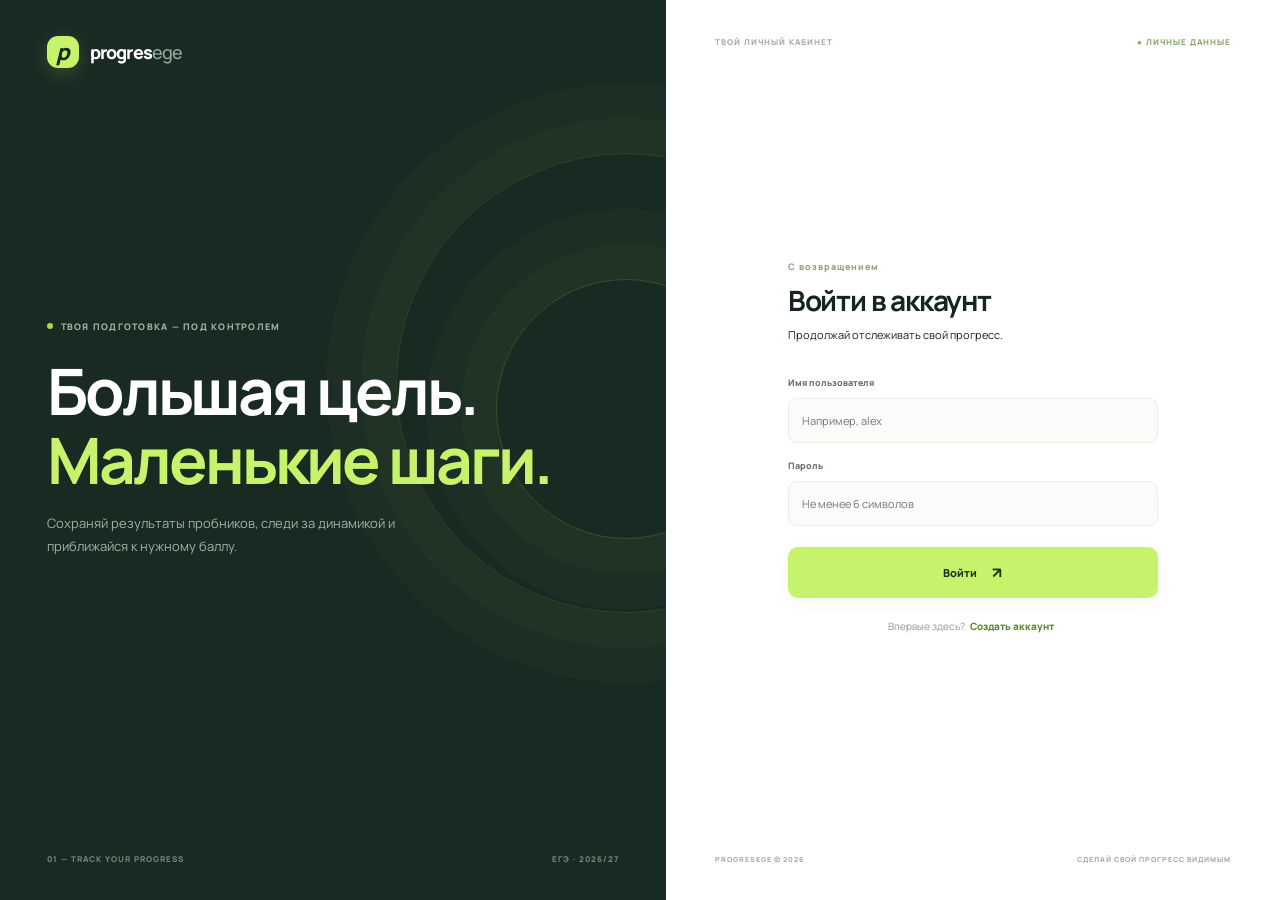
<file: static/index.html>
<!doctype html>
<html lang="ru">
<head>
  <meta charset="UTF-8" />
  <meta name="viewport" content="width=device-width, initial-scale=1.0" />
  <meta name="theme-color" content="#f5f6f2" />
  <meta name="description" content="ProgresEGE — личный кабинет подготовки к ЕГЭ" />
  <title>ProgresEGE — твой прогресс</title>
  <link rel="stylesheet" href="/static/styles.css" />
</head>
<body>
  <div id="toast-root" class="toast-root" aria-live="polite"></div>

  <section id="auth-screen" class="auth-screen hidden">
    <div class="auth-visual">
      <div class="auth-brand"><span class="brand-mark">p</span><span>progres<span class="brand-light">ege</span></span></div>
      <div class="auth-message">
        <div class="eyebrow light"><span class="eyebrow-dot"></span> ТВОЯ ПОДГОТОВКА — ПОД КОНТРОЛЕМ</div>
        <h1>Большая цель.<br><em>Маленькие шаги.</em></h1>
        <p>Сохраняй результаты пробников, следи за динамикой и приближайся к нужному баллу.</p>
      </div>
      <div class="auth-orbit orbit-one"></div><div class="auth-orbit orbit-two"></div>
      <div class="auth-foot"><span>01 — TRACK YOUR PROGRESS</span><span>ЕГЭ · 2026/27</span></div>
    </div>
    <div class="auth-panel">
      <div class="auth-panel-top"><span>ТВОЙ ЛИЧНЫЙ КАБИНЕТ</span><span class="secure-label">● ЛИЧНЫЕ ДАННЫЕ</span></div>
      <div class="auth-form-wrap">
        <div class="auth-kicker">С возвращением</div>
        <h2 id="auth-title">Войти в аккаунт</h2>
        <p id="auth-description" class="muted">Продолжай отслеживать свой прогресс.</p>
        <form id="auth-form" class="auth-form">
          <label class="field-label" for="auth-name">Имя пользователя</label>
          <input id="auth-name" name="name" autocomplete="username" placeholder="Например, alex" required minlength="2" />
          <label class="field-label" for="auth-password">Пароль</label>
          <input id="auth-password" name="password" type="password" autocomplete="current-password" placeholder="Не менее 6 символов" required minlength="6" />
          <button id="auth-submit" class="btn btn-primary btn-wide" type="submit">Войти <span>↗</span></button>
        </form>
        <p class="auth-switch"><span id="auth-switch-copy">Впервые здесь?</span> <button id="auth-switch" class="text-button">Создать аккаунт</button></p>
        <div id="auth-error" class="form-error hidden"></div>
      </div>
      <div class="auth-panel-bottom"><span>PROGRESEGE © 2026</span><span>СДЕЛАЙ СВОЙ ПРОГРЕСС ВИДИМЫМ</span></div>
    </div>
  </section>

  <div id="app-shell" class="app-shell hidden">
    <aside class="sidebar" id="sidebar">
      <a class="sidebar-brand" href="#overview" aria-label="ProgresEGE"><span class="brand-mark">p</span><span>progres<span class="brand-light">ege</span></span></a>
      <div class="workspace-label">РАБОЧЕЕ ПРОСТРАНСТВО</div>
      <nav class="main-nav" aria-label="Основная навигация">
        <button class="nav-item active" data-view="overview"><span class="nav-icon">◫</span><span>Обзор</span><span class="nav-active-dot"></span></button>
        <button class="nav-item" data-view="history"><span class="nav-icon">▤</span><span>Мои пробники</span></button>
        <button class="nav-item" data-view="subjects"><span class="nav-icon">◈</span><span>Предметы</span></button>
      </nav>
      <div class="sidebar-bottom">
        <div class="sidebar-tip"><div class="tip-icon">✳</div><div class="tip-title">Каждый балл имеет значение</div><p>Регулярно добавляй пробники, чтобы видеть реальную динамику.</p></div>
        <button class="profile-mini" id="profile-menu"><span class="avatar" id="sidebar-avatar">U</span><span class="profile-mini-copy"><b id="sidebar-name">Пользователь</b><small>Личный аккаунт</small></span><span class="profile-more">···</span></button>
        <button class="logout-button" id="logout-button">↗ Выйти из аккаунта</button>
      </div>
    </aside>

    <main class="main-area">
      <header class="topbar">
        <button class="mobile-menu" id="mobile-menu" aria-label="Открыть меню">☰</button>
        <div class="breadcrumb"><span>МОЯ ПОДГОТОВКА</span><b>/</b><strong id="breadcrumb-current">Обзор</strong></div>
        <div class="topbar-right"><span class="today-label" id="today-label"></span><span class="topbar-avatar" id="topbar-avatar">U</span></div>
      </header>
      <div class="content-wrap">
        <section id="view-overview" class="view active">
          <div class="page-heading">
            <div><div class="eyebrow"><span class="eyebrow-dot"></span> ТВОЯ СТАТИСТИКА</div><h1>Привет, <span id="greeting-name">ученик</span><span class="wave">✳</span></h1><p class="page-subtitle">Посмотрим, как продвигается подготовка?</p></div>
            <button class="btn btn-primary" id="add-exam-main">＋ Добавить пробник</button>
          </div>
          <div class="stats-grid">
            <article class="stat-card stat-dark"><div class="stat-top"><span>СРЕДНИЙ БАЛЛ</span><span class="stat-symbol">◉</span></div><div class="stat-value" id="stat-average">—<small>/ 100</small></div><div class="stat-foot"><span id="stat-average-note">Пока нет результатов</span><span class="stat-foot-icon">↗</span></div><div class="stat-decoration"></div></article>
            <article class="stat-card"><div class="stat-top"><span>ПРОБНИКОВ ПРОЙДЕНО</span><span class="stat-symbol pale">▤</span></div><div class="stat-value" id="stat-count">0</div><div class="stat-foot"><span>Все сохранённые попытки</span><span class="stat-foot-icon green">↗</span></div></article>
            <article class="stat-card"><div class="stat-top"><span>ПРЕДМЕТОВ В РАБОТЕ</span><span class="stat-symbol pale">◈</span></div><div class="stat-value" id="stat-subjects">0</div><div class="stat-foot"><span>Активные направления</span><span class="stat-foot-icon green">↗</span></div></article>
          </div>
          <div class="dashboard-grid">
            <section class="panel chart-panel">
              <div class="panel-heading"><div><div class="panel-overline">ДИНАМИКА</div><h2>Твой прогресс</h2></div><span class="panel-badge">ПОСЛЕДНИЕ ПОПЫТКИ</span></div>
              <div id="chart-container" class="chart-container"><div class="empty-chart"><span class="empty-chart-icon">⌁</span><b>Здесь появится твой прогресс</b><p>Добавь первый пробник, чтобы увидеть динамику баллов.</p></div></div>
              <div class="chart-legend"><span><i class="legend-dot"></i> Тестовые баллы</span><span class="chart-hint">Каждая попытка — шаг вперёд</span></div>
            </section>
            <section class="panel subjects-panel"><div class="panel-heading"><div><div class="panel-overline">ФОКУС</div><h2>Мои предметы</h2></div><button class="icon-button" data-go="subjects" aria-label="Все предметы">↗</button></div><div id="overview-subjects" class="subject-progress-list"><div class="empty-small">Загружаем предметы…</div></div><button class="panel-link" data-go="subjects">Управлять предметами <span>→</span></button></section>
          </div>
          <section class="panel recent-panel"><div class="panel-heading"><div><div class="panel-overline">ИСТОРИЯ</div><h2>Последние пробники</h2></div><button class="panel-link inline" data-go="history">Вся история <span>→</span></button></div><div id="recent-exams" class="table-wrap"><div class="empty-small">Загружаем историю…</div></div></section>
        </section>

        <section id="view-history" class="view">
          <div class="page-heading"><div><div class="eyebrow"><span class="eyebrow-dot"></span> АРХИВ РЕЗУЛЬТАТОВ</div><h1>Мои пробники</h1><p class="page-subtitle">Все попытки в одном месте. Сравнивай результаты и замечай рост.</p></div><button class="btn btn-primary" id="add-exam-history">＋ Добавить пробник</button></div>
          <section class="panel history-panel"><div class="history-toolbar"><div><div class="panel-overline">ВСЕ РЕЗУЛЬТАТЫ</div><h2>История попыток</h2></div><label class="search-box"><span>⌕</span><input id="history-search" type="search" placeholder="Найти предмет…" /></label></div><div id="history-table" class="table-wrap"><div class="empty-small">Загружаем историю…</div></div></section>
        </section>

        <section id="view-subjects" class="view">
          <div class="page-heading"><div><div class="eyebrow"><span class="eyebrow-dot"></span> ТВОИ НАПРАВЛЕНИЯ</div><h1>Предметы</h1><p class="page-subtitle">Выбери дисциплины, по которым готовишься к экзаменам.</p></div><span class="subject-count-pill" id="subjects-count-pill">0 активных</span></div>
          <section class="panel subjects-manager"><div class="panel-heading"><div><div class="panel-overline">МОЙ НАБОР</div><h2>Выбранные предметы</h2></div><span class="panel-badge">МОЖНО ИЗМЕНИТЬ В ЛЮБОЙ МОМЕНТ</span></div><div id="selected-subjects" class="selected-subject-grid"></div></section>
          <section class="panel subjects-manager available-panel"><div class="panel-heading"><div><div class="panel-overline">КАТАЛОГ</div><h2>Добавить предмет</h2></div><span class="muted small">Выбери то, что сдаёшь</span></div><div id="available-subjects" class="available-subject-grid"></div></section>
        </section>
      </div>
      <footer class="app-footer"><span>PROGRESEGE <b>·</b> ДВИГАЙСЯ К СВОЕЙ ЦЕЛИ</span><span>СДЕЛАНО ДЛЯ ТВОЕГО ПРОГРЕССА <i>✳</i></span></footer>
    </main>
  </div>

  <div id="exam-modal" class="modal hidden" role="dialog" aria-modal="true" aria-labelledby="exam-modal-title">
    <div class="modal-backdrop" data-close-modal></div>
    <div class="modal-card exam-modal-card">
      <div class="modal-header"><div><div class="panel-overline">НОВАЯ ПОПЫТКА</div><h2 id="exam-modal-title">Добавить пробник</h2><p class="muted">Заполни результаты — баллы посчитаются автоматически.</p></div><button class="modal-close" data-close-modal aria-label="Закрыть">×</button></div>
      <form id="exam-form">
        <div class="form-row">
          <label class="form-field"><span>Предмет</span><select id="exam-subject" required><option value="">Выбери предмет</option></select></label>
          <label class="form-field"><span>Время выполнения, мин.</span><input id="exam-runtime" type="number" min="0" max="600" value="240" required /></label>
        </div>
        <div class="score-preview"><div><span>ПЕРВИЧНЫЕ БАЛЛЫ</span><b id="primary-preview">0 <small>/ 0</small></b></div><div class="preview-arrow">→</div><div><span>ТЕСТОВЫЕ БАЛЛЫ</span><b class="preview-result">— <small>/ 100</small></b></div></div>
        <div class="tasks-heading"><div><h3>Баллы за задания</h3><p>Укажи количество первичных баллов за каждое задание.</p></div><button type="button" class="reset-tasks" id="reset-tasks">Сбросить</button></div>
        <div id="task-inputs" class="task-inputs"><div class="task-placeholder">Сначала выбери предмет</div></div>
        <div id="exam-error" class="form-error hidden"></div>
        <div class="modal-actions"><button type="button" class="btn btn-ghost" data-close-modal>Отмена</button><button type="submit" class="btn btn-primary" id="save-exam">Сохранить результат <span>↗</span></button></div>
      </form>
    </div>
  </div>

  <script src="/static/app.js" defer></script>
</body>
</html>
</file>
<file: static/styles.css>
@import url('https://fonts.googleapis.com/css2?family=DM+Sans:wght@400;500;600;700;800&family=Manrope:wght@400;500;600;700;800&display=swap');
:root{--bg:#f5f6f2;--paper:#fff;--ink:#17251f;--muted:#84918a;--line:#e9ede8;--green:#c6f36b;--green-dark:#416b24;--deep:#192a23;--deep-2:#24382f;--shadow:0 12px 36px rgba(26,43,34,.055);--radius:20px;--font:'Manrope','DM Sans',sans-serif}*{box-sizing:border-box}html{scroll-behavior:smooth}body{margin:0;background:var(--bg);color:var(--ink);font-family:var(--font);font-size:14px;-webkit-font-smoothing:antialiased}button,input,select{font:inherit}button{cursor:pointer}button:focus-visible,input:focus-visible,select:focus-visible{outline:3px solid rgba(151,203,80,.35);outline-offset:2px}.hidden{display:none!important}.app-shell{min-height:100vh}.sidebar{width:252px;background:var(--deep);color:#fff;position:fixed;inset:0 auto 0 0;padding:29px 19px 18px;display:flex;flex-direction:column;z-index:20}.sidebar-brand,.auth-brand{display:flex;align-items:center;gap:11px;color:#fff;font-size:18px;font-weight:800;letter-spacing:-.8px;text-decoration:none;padding:0 10px}.brand-light{font-weight:500;color:#94a79c}.brand-mark{width:32px;height:32px;border-radius:11px;background:var(--green);color:var(--deep);display:grid;place-items:center;font-size:22px;font-weight:800;font-style:italic;line-height:1;box-shadow:0 5px 18px rgba(198,243,107,.18)}.workspace-label{font-size:9px;letter-spacing:1.35px;color:#6f8278;font-weight:800;margin:54px 11px 15px}.main-nav{display:grid;gap:5px}.nav-item{border:0;background:transparent;color:#9eafa5;text-align:left;padding:13px 12px;border-radius:11px;display:flex;align-items:center;gap:13px;font-size:12px;font-weight:600;transition:.2s;position:relative}.nav-item:hover{background:rgba(255,255,255,.055);color:#fff}.nav-item.active{background:rgba(255,255,255,.09);color:#fff}.nav-icon{width:21px;font-size:18px;text-align:center;color:#91a49a}.nav-item.active .nav-icon{color:var(--green)}.nav-active-dot{margin-left:auto;width:6px;height:6px;border-radius:50%;background:var(--green);opacity:0}.nav-item.active .nav-active-dot{opacity:1}.sidebar-bottom{margin-top:auto}.sidebar-tip{background:#22382e;border:1px solid rgba(255,255,255,.055);border-radius:14px;padding:16px;margin:0 2px 17px}.tip-icon{height:28px;width:28px;display:grid;place-items:center;border-radius:9px;background:rgba(198,243,107,.13);color:var(--green);font-size:17px;margin-bottom:12px}.tip-title{font-size:11px;font-weight:800;color:#f4f8f2}.sidebar-tip p{font-size:10px;line-height:1.65;color:#93a79b;margin:6px 0 0}.profile-mini{border:0;border-top:1px solid rgba(255,255,255,.09);background:none;width:100%;padding:16px 5px 10px;display:flex;align-items:center;gap:10px;color:#fff;text-align:left}.avatar,.topbar-avatar{width:34px;height:34px;border-radius:50%;display:grid;place-items:center;background:#d9edbe;color:#315321;font-size:12px;font-weight:800}.profile-mini-copy{display:grid;gap:3px}.profile-mini-copy b{font-size:11px}.profile-mini-copy small{font-size:9px;color:#81948a}.profile-more{margin-left:auto;font-size:21px;color:#85988d}.logout-button{border:0;background:none;color:#8fa197;font-size:10px;padding:8px 6px}.logout-button:hover{color:#fff}.main-area{margin-left:252px;min-height:100vh;display:flex;flex-direction:column}.topbar{height:69px;padding:0 48px;border-bottom:1px solid #e9ede7;display:flex;align-items:center;justify-content:space-between;background:rgba(255,255,255,.48)}.breadcrumb{display:flex;align-items:center;gap:11px;font-size:9px;letter-spacing:1.1px;color:#99a39d;font-weight:700}.breadcrumb b{color:#cbd1cb}.breadcrumb strong{color:#44554b;font-size:10px;letter-spacing:.3px}.topbar-right{display:flex;align-items:center;gap:18px}.today-label{font-size:10px;color:#86948b}.topbar-avatar{width:30px;height:30px}.content-wrap{width:min(1280px,100%);margin:0 auto;padding:40px 48px 28px;flex:1}.page-heading{display:flex;justify-content:space-between;align-items:flex-end;gap:25px;margin-bottom:27px}.eyebrow,.panel-overline{font-size:9px;letter-spacing:1.25px;font-weight:800;color:#87958c;display:flex;align-items:center;gap:8px}.eyebrow-dot{width:6px;height:6px;border-radius:50%;background:#a6db4e;display:inline-block}.page-heading h1{font-size:32px;letter-spacing:-1.6px;line-height:1.2;margin:10px 0 6px;font-weight:800}.wave{color:#93bf52;font-size:22px;margin-left:11px}.page-subtitle{margin:0;color:#89958e;font-size:12px}.btn{border:0;border-radius:10px;padding:12px 17px;font-size:11px;font-weight:800;display:inline-flex;align-items:center;justify-content:center;gap:15px;transition:transform .18s,box-shadow .18s,background .18s}.btn:hover{transform:translateY(-1px)}.btn-primary{background:var(--green);color:#20321f;box-shadow:0 5px 15px rgba(154,205,76,.12)}.btn-primary:hover{background:#b9ec58;box-shadow:0 8px 20px rgba(154,205,76,.22)}.btn-primary span{font-size:15px}.btn-ghost{background:#f2f4f0;color:#4a5a50}.btn-wide{width:100%;padding:15px}.stats-grid{display:grid;grid-template-columns:repeat(3,1fr);gap:14px;margin-bottom:16px}.stat-card{background:#fff;border:1px solid var(--line);border-radius:16px;padding:19px 21px 16px;min-height:143px;position:relative;overflow:hidden;box-shadow:0 4px 20px rgba(34,53,41,.018)}.stat-dark{background:var(--deep);border-color:var(--deep);color:#fff}.stat-top{display:flex;align-items:center;justify-content:space-between;font-size:8px;letter-spacing:1.15px;font-weight:800;color:#8c9b91}.stat-dark .stat-top{color:#9db0a5}.stat-symbol{font-size:17px;color:var(--green)}.stat-symbol.pale{color:#9caea2}.stat-value{font-size:33px;font-weight:800;letter-spacing:-1.8px;margin:13px 0 11px;position:relative;z-index:1}.stat-value small{font-size:11px;letter-spacing:0;color:#9ba79f;font-weight:600;margin-left:5px}.stat-foot{display:flex;align-items:center;justify-content:space-between;font-size:9px;color:#9aa59e;position:relative;z-index:1}.stat-dark .stat-foot{color:#9db0a5}.stat-foot-icon{color:#a6dd56;font-size:15px}.stat-foot-icon.green{color:#9acb59}.stat-decoration{position:absolute;right:-22px;bottom:-63px;width:164px;height:164px;border:1px solid rgba(198,243,107,.11);border-radius:50%}.stat-decoration:before,.stat-decoration:after{content:'';position:absolute;border:1px solid rgba(198,243,107,.09);border-radius:50%;inset:13px}.stat-decoration:after{inset:28px}.dashboard-grid{display:grid;grid-template-columns:minmax(0,1.6fr) minmax(270px,.9fr);gap:16px;margin-bottom:16px}.panel{background:#fff;border:1px solid var(--line);border-radius:16px;padding:22px;box-shadow:0 4px 20px rgba(34,53,41,.018)}.panel-heading{display:flex;align-items:center;justify-content:space-between;gap:15px}.panel-heading h2,.history-toolbar h2{font-size:16px;letter-spacing:-.55px;margin:5px 0 0}.panel-badge{border:1px solid #e8eee5;border-radius:6px;padding:6px 8px;color:#9aa69d;font-size:7px;font-weight:800;letter-spacing:.75px}.chart-container{height:208px;margin:16px 0 4px;position:relative}.chart-svg{width:100%;height:100%;overflow:visible}.chart-legend{border-top:1px solid #f0f2ee;padding-top:13px;display:flex;justify-content:space-between;align-items:center;color:#839187;font-size:9px}.legend-dot{display:inline-block;width:7px;height:7px;background:#9cca58;border-radius:50%;margin-right:7px}.chart-hint{color:#a9b2ac}.empty-chart{height:100%;border:1px dashed #e5ebe3;border-radius:12px;display:flex;align-items:center;justify-content:center;flex-direction:column;text-align:center}.empty-chart-icon{font-size:26px;color:#a4cc6b}.empty-chart b{font-size:11px;margin-top:8px}.empty-chart p{font-size:9px;color:#99a59d;margin:5px 0}.icon-button{border:1px solid #edf0eb;background:#fff;border-radius:8px;width:29px;height:29px;color:#728078}.subject-progress-list{margin-top:17px;display:grid;gap:15px;min-height:145px}.subject-progress-item{display:grid;gap:7px}.subject-progress-top{display:flex;justify-content:space-between;align-items:center;font-size:9px}.subject-progress-top b{font-weight:700;color:#526057}.subject-progress-top span{font-weight:800;color:#829087}.progress-track{height:5px;border-radius:10px;background:#eef1ec;overflow:hidden}.progress-fill{height:100%;background:#a9d96a;border-radius:10px}.empty-small{color:#a0aaa3;font-size:10px;padding:18px 0;text-align:center}.panel-link{border:0;background:transparent;color:#718075;font-size:9px;font-weight:800;padding:13px 0 0;text-align:left}.panel-link span{margin-left:7px;color:#719c3e;font-size:13px}.panel-link.inline{padding:0}.recent-panel{padding-bottom:9px}.table-wrap{overflow-x:auto}.data-table{width:100%;border-collapse:collapse;text-align:left;white-space:nowrap}.data-table th{font-size:8px;letter-spacing:.8px;color:#9ca79f;font-weight:800;padding:16px 12px 11px;border-bottom:1px solid #edf0eb}.data-table td{padding:13px 12px;border-bottom:1px solid #f0f2ee;font-size:10px;color:#65736a}.data-table tr:last-child td{border-bottom:0}.data-table th:first-child,.data-table td:first-child{padding-left:0}.subject-cell{display:flex;align-items:center;gap:10px;font-weight:800;color:#435349!important}.subject-icon{width:28px;height:28px;border-radius:9px;display:grid;place-items:center;background:#f0f6e8;color:#719e3c;font-size:12px;font-weight:800}.score-chip{background:#eff7e5;color:#507c2e;padding:5px 8px;border-radius:6px;font-weight:800;font-size:10px}.delete-row{border:0;background:none;color:#b3bdb6;font-size:15px;padding:3px 8px}.delete-row:hover{color:#c45e55}.app-footer{display:flex;justify-content:space-between;padding:17px 48px 20px;border-top:1px solid #e8ece6;color:#a2aca4;font-size:8px;letter-spacing:.8px;font-weight:700}.app-footer b,.app-footer i{color:#a7d75d;font-style:normal}.view{display:none}.view.active{display:block}.history-panel{padding:23px}.history-toolbar{display:flex;align-items:center;justify-content:space-between;gap:15px}.search-box{height:35px;display:flex;align-items:center;gap:7px;border:1px solid #e9eee7;border-radius:8px;padding:0 10px;color:#93a096}.search-box span{font-size:18px}.search-box input{border:0;outline:0;width:155px;color:#526057;font-size:10px}.history-panel .table-wrap{margin-top:8px}.subjects-manager{margin-bottom:16px}.selected-subject-grid,.available-subject-grid{display:grid;grid-template-columns:repeat(3,1fr);gap:10px;margin-top:20px}.subject-tile{border:1px solid #e9eee7;border-radius:12px;padding:13px;display:flex;gap:11px;align-items:center;min-width:0}.subject-tile .subject-icon{width:34px;height:34px;flex-shrink:0}.subject-tile-copy{min-width:0;display:grid;gap:4px}.subject-tile-copy b{font-size:10px;white-space:normal}.subject-tile-copy small{font-size:8px;color:#9aa69d}.subject-tile-action{margin-left:auto;border:0;border-radius:7px;padding:7px 9px;font-size:8px;font-weight:800;background:#f1f5ec;color:#6f933e;white-space:nowrap}.subject-tile-action.remove{background:#faf0ee;color:#bd786e}.available-panel{background:#fbfcfa}.subject-count-pill{font-size:9px;font-weight:800;color:#5f8537;background:#eef7e4;border-radius:20px;padding:9px 13px}.small{font-size:9px}.modal{position:fixed;inset:0;z-index:50;display:grid;place-items:center;padding:18px}.modal-backdrop{position:absolute;inset:0;background:rgba(15,27,21,.56);backdrop-filter:blur(4px)}.modal-card{position:relative;width:min(700px,100%);max-height:min(90vh,900px);overflow:auto;background:#fff;border-radius:18px;padding:25px;box-shadow:0 25px 80px rgba(11,25,17,.22);animation:modalIn .2s ease}@keyframes modalIn{from{opacity:0;transform:translateY(8px)}to{opacity:1;transform:translateY(0)}}.modal-header{display:flex;justify-content:space-between;align-items:flex-start;margin-bottom:20px}.modal-header h2{font-size:21px;letter-spacing:-.8px;margin:6px 0}.modal-header p{font-size:10px;margin:0}.modal-close{border:0;background:#f2f4f0;color:#627168;width:30px;height:30px;border-radius:8px;font-size:20px;line-height:1}.form-row{display:grid;grid-template-columns:1.3fr 1fr;gap:12px}.form-field{display:grid;gap:7px;font-size:9px;font-weight:800;color:#7a887e}.form-field input,.form-field select,.auth-form input{width:100%;border:1px solid #e8ede6;background:#fbfcfa;border-radius:9px;padding:11px 12px;font-size:11px;color:#425148;outline:0}.form-field input:focus,.form-field select:focus,.auth-form input:focus{border-color:#aed66d;box-shadow:0 0 0 3px rgba(174,214,109,.13)}.score-preview{margin:16px 0;background:#f4f7f0;border-radius:12px;padding:14px 18px;display:flex;justify-content:space-between;align-items:center}.score-preview>div:not(.preview-arrow){display:grid;gap:5px}.score-preview span{font-size:7px;letter-spacing:.9px;font-weight:800;color:#91a08f}.score-preview b{font-size:19px;letter-spacing:-.6px;color:#39483d}.score-preview small{font-size:9px;color:#9ca89e;font-weight:600}.preview-result{color:#588233!important}.preview-arrow{color:#a7bb98;font-size:18px}.tasks-heading{display:flex;justify-content:space-between;align-items:flex-end;margin:18px 0 11px}.tasks-heading h3{margin:0;font-size:12px}.tasks-heading p{margin:4px 0 0;color:#96a199;font-size:9px}.reset-tasks{border:0;background:none;color:#7d9b57;font-size:9px;font-weight:800}.task-inputs{display:grid;grid-template-columns:repeat(5,1fr);gap:8px;max-height:280px;overflow:auto;padding:2px 3px 2px 0}.task-input{border:1px solid #e9eee7;background:#fff;border-radius:9px;padding:8px 8px 7px;display:grid;gap:6px}.task-input span{font-size:8px;color:#829087;font-weight:800}.task-input input{border:0;outline:0;width:100%;font-size:12px;font-weight:800;color:#35453a;background:transparent}.task-input small{color:#b0bbb2;font-size:7px}.task-placeholder{grid-column:1/-1;border:1px dashed #e5ebe3;border-radius:9px;text-align:center;color:#a0aaa3;padding:30px;font-size:10px}.modal-actions{display:flex;justify-content:flex-end;gap:9px;margin-top:20px;padding-top:15px;border-top:1px solid #edf0eb}.form-error{color:#b84c45;background:#fff2f0;border-radius:8px;font-size:10px;padding:10px;margin-top:12px}.toast-root{position:fixed;right:20px;top:18px;z-index:100;display:grid;gap:8px}.toast{background:#20342a;color:#fff;border-radius:10px;padding:12px 15px;box-shadow:var(--shadow);font-size:10px;animation:modalIn .2s ease;max-width:320px}.toast.error{background:#8f433f}.auth-screen{min-height:100vh;display:grid;grid-template-columns:1.04fr .96fr;background:#fff}.auth-visual{position:relative;overflow:hidden;background:var(--deep);color:#fff;padding:36px 7%;display:flex;flex-direction:column;justify-content:space-between;min-height:690px}.auth-brand{padding:0}.auth-message{position:relative;z-index:2;max-width:540px;margin-top:-30px}.eyebrow.light{color:#a3b3a8}.auth-message h1{font-size:clamp(42px,5vw,68px);line-height:1.08;letter-spacing:-3px;margin:23px 0 18px}.auth-message h1 em{color:var(--green);font-style:normal}.auth-message p{max-width:390px;color:#a2b1a7;font-size:13px;line-height:1.8}.auth-foot{display:flex;justify-content:space-between;color:#72877b;font-size:8px;letter-spacing:1px;font-weight:800;z-index:2}.auth-orbit{position:absolute;border:1px solid rgba(198,243,107,.12);border-radius:50%;width:460px;height:460px;right:-190px;top:17%;box-shadow:0 0 0 35px rgba(198,243,107,.025),0 0 0 70px rgba(198,243,107,.018)}.orbit-two{width:260px;height:260px;right:-90px;top:31%;border-color:rgba(198,243,107,.18)}.auth-panel{padding:36px 8%;display:flex;flex-direction:column;justify-content:space-between}.auth-panel-top,.auth-panel-bottom{display:flex;justify-content:space-between;gap:12px;color:#a2ada5;font-size:8px;letter-spacing:1px;font-weight:800}.secure-label{color:#8aa56c}.auth-form-wrap{width:min(370px,100%);margin:auto}.auth-kicker{font-size:9px;color:#91a17e;font-weight:800;letter-spacing:1px}.auth-form-wrap h2{font-size:28px;letter-spacing:-1.2px;margin:8px 0}.auth-form-wrap>.muted{margin:0 0 27px;font-size:11px}.auth-form{display:grid;gap:9px}.field-label{font-size:9px;font-weight:800;color:#65746a;margin-top:7px}.auth-form input{padding:14px 13px}.auth-form .btn{margin-top:12px}.auth-switch{text-align:center;font-size:10px;color:#8d9a91;margin-top:21px}.text-button{border:0;background:none;color:#5c8734;font-size:10px;font-weight:800;padding:0 3px}.mobile-menu{display:none;border:0;background:none;color:#4d5d52;font-size:18px}.auth-panel-bottom{font-size:7px}.auth-panel-bottom span:last-child{text-align:right}
@media(max-width:1100px){.content-wrap{padding:34px 28px}.topbar{padding:0 28px}.app-footer{padding-left:28px;padding-right:28px}.sidebar{width:225px}.main-area{margin-left:225px}.selected-subject-grid,.available-subject-grid{grid-template-columns:repeat(2,1fr)}}
@media(max-width:820px){.sidebar{transform:translateX(-100%);transition:transform .25s;width:252px;box-shadow:10px 0 40px rgba(12,28,18,.18)}.sidebar.open{transform:translateX(0)}.main-area{margin-left:0}.mobile-menu{display:block}.topbar{height:60px;padding:0 20px}.content-wrap{padding:29px 20px}.app-footer{padding:15px 20px}.dashboard-grid{grid-template-columns:1fr}.stats-grid{gap:9px}.stat-card{padding:15px;min-height:131px}.stat-value{font-size:27px}.auth-screen{grid-template-columns:1fr}.auth-visual{min-height:330px;padding:24px 7%}.auth-message{margin:50px 0 38px}.auth-message h1{font-size:43px}.auth-message p{font-size:11px;max-width:340px}.auth-orbit{width:290px;height:290px;right:-120px;top:10%}.orbit-two{width:170px;height:170px;right:-65px;top:23%}.auth-panel{min-height:520px;padding:25px 7%}.auth-panel-top{margin-bottom:36px}.auth-panel-bottom{margin-top:35px}}
@media(max-width:560px){.content-wrap{padding:25px 14px}.topbar{padding:0 14px}.breadcrumb{font-size:8px}.today-label{display:none}.page-heading{align-items:flex-start;flex-direction:column;margin-bottom:20px}.page-heading h1{font-size:28px}.page-heading>.btn{width:100%}.stats-grid{grid-template-columns:1fr 1fr}.stat-card:first-child{grid-column:1/-1;min-height:125px}.stat-card{min-height:120px;padding:14px}.stat-value{margin:10px 0}.stat-top{font-size:7px}.panel{padding:16px}.panel-heading h2,.history-toolbar h2{font-size:14px}.panel-badge{font-size:6px}.chart-container{height:175px}.chart-legend{font-size:8px}.chart-hint{display:none}.history-toolbar{align-items:flex-start;flex-direction:column}.search-box{width:100%}.search-box input{width:100%}.selected-subject-grid,.available-subject-grid{grid-template-columns:1fr}.subject-tile{padding:11px}.app-footer{font-size:7px;padding:13px 14px}.app-footer span:last-child{display:none}.form-row{grid-template-columns:1fr}.modal{padding:8px}.modal-card{padding:18px;border-radius:14px;max-height:94vh}.task-inputs{grid-template-columns:repeat(3,1fr);max-height:260px}.score-preview{padding:12px}.score-preview b{font-size:16px}.auth-visual{min-height:290px}.auth-message h1{font-size:37px}.auth-panel{min-height:500px}.auth-panel-top,.auth-panel-bottom{font-size:6px}}
</file>
